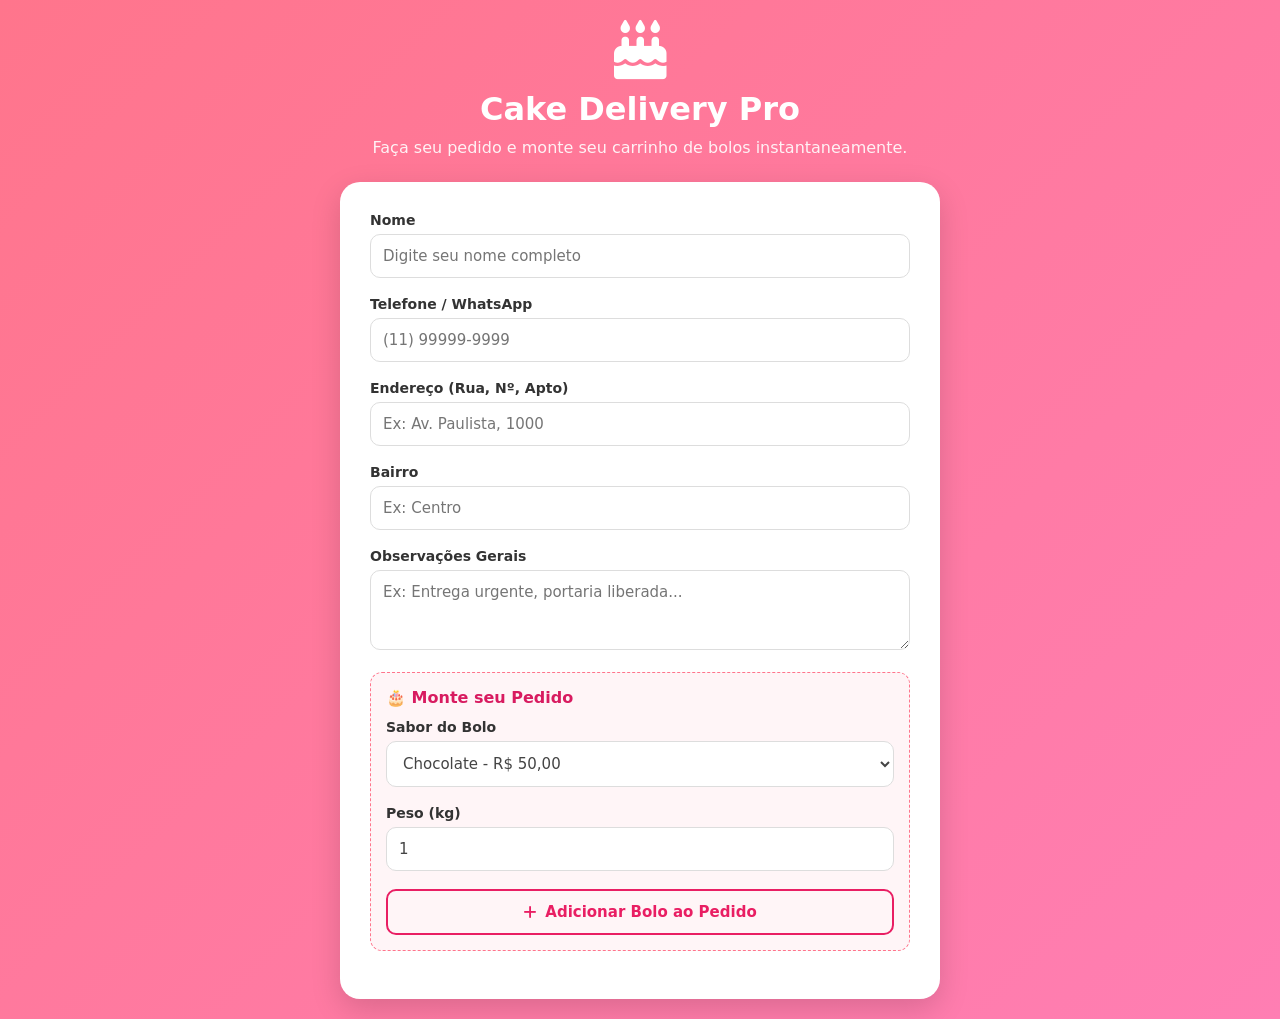
<file: index.html>
<!DOCTYPE html>
<html lang="pt-BR">
<head>
    <meta charset="UTF-8">
    <meta name="viewport" content="width=device-width, initial-scale=1.0">
    <title>Cake Delivery Pro</title>

    <link rel="stylesheet" href="https://cdnjs.cloudflare.com/ajax/libs/font-awesome/6.5.1/css/all.min.css">
    
    <link rel="icon" type="image/png" href="favicon.png">

    <link rel="stylesheet" href="style.css">
</head>

<body>

    <div class="container">

        <header>
            <div class="logo">
                <i class="fa-solid fa-cake-candles"></i>
                <h1>Cake Delivery Pro</h1>
            </div>
            <p>Faça seu pedido e monte seu carrinho de bolos instantaneamente.</p>
        </header>

        <form id="form-pedido" class="card" novalidate>

            <div class="input-group">
                <label for="nome">Nome</label>
                <input type="text" id="nome" placeholder="Digite seu nome completo" required>
            </div>

            <div class="input-group">
                <label for="telefone">Telefone / WhatsApp</label>
                <input type="tel" id="telefone" placeholder="(11) 99999-9999" required>
            </div>

            <div class="input-group">
                <label for="endereco">Endereço (Rua, Nº, Apto)</label>
                <input type="text" id="endereco" placeholder="Ex: Av. Paulista, 1000" required>
            </div>

            <div class="input-group">
                <label for="bairro">Bairro</label>
                <input type="text" id="bairro" placeholder="Ex: Centro" required>
            </div>

            <div class="input-group">
                <label for="observacoes">Observações Gerais</label>
                <textarea id="observacoes" rows="3" placeholder="Ex: Entrega urgente, portaria liberada..."></textarea>
            </div>

            <div class="secao-bolos">
                <h3>🎂 Monte seu Pedido</h3>
                
                <div class="input-group">
                    <label for="bolo">Sabor do Bolo</label>
                    <select id="bolo">
                        <option value="Chocolate" data-preco="50">Chocolate - R$ 50,00</option>
                        <option value="Morango" data-preco="60">Morango - R$ 60,00</option>
                        <option value="Prestigio" data-preco="70">Prestígio - R$ 70,00</option>
                        <option value="Ninho" data-preco="80">Ninho - R$ 80,00</option>
                        <option value="Red Velvet" data-preco="85">Red Velvet - R$ 85,00</option>
                        <option value="Doce de Leite" data-preco="65">Doce de Leite - R$ 65,00</option>
                        <option value="Cenoura com Brigadeiro" data-preco="55">Cenoura com Brigadeiro - R$ 55,00</option>
                        <option value="Abacaxi com Coco" data-preco="65">Abacaxi com Coco - R$ 65,00</option>
                        <option value="Maracujá" data-preco="60">Maracujá - R$ 60,00</option>
                        <option value="Limão Siciliano" data-preco="60">Limão Siciliano - R$ 60,00</option>
                        <option value="Nozes com Baba de Moça" data-preco="90">Nozes com Baba de Moça - R$ 90,00</option>
                        <option value="Floresta Negra" data-preco="75">Floresta Negra - R$ 75,00</option>
                    </select>
                </div>

                <div class="input-group">
                    <label for="peso">Peso (kg)</label>
                    <input type="number" id="peso" value="1" min="1" step="0.5">
                </div>

                <button type="button" id="btn-adicionar-bolo" class="btn-secundario">
                    <i class="fa-solid fa-plus"></i> Adicionar Bolo ao Pedido
                </button>
            </div>

            <div id="lista-bolos-escolhidos" class="lista-carrinho" style="display: none;">
                <h4>Bolos no Carrinho:</h4>
                <ul id="itens-carrinho"></ul>
            </div>

            <div class="resultado" id="resultado" style="display: none;"></div>

            <a id="whatsappBtn" class="btn-whatsapp" target="_blank" style="display: none;">
                <i class="fa-brands fa-whatsapp"></i>
                Enviar via WhatsApp
            </a>

        </form>

    </div>

    <script type="module" src="script.js"></script>

</body>
</html>
</file>
<file: style.css>
* {
    margin: 0;
    padding: 0;
    box-sizing: border-box;
    font-family: 'Segoe UI', system-ui, sans-serif;
}

body {
    background: linear-gradient(135deg, #ff758c, #ff7eb3);
    min-height: 100vh;
    display: flex;
    justify-content: center;
    align-items: center;
    padding: 20px;
}

.container {
    width: 100%;
    max-width: 600px;
}

header {
    text-align: center;
    color: white;
    margin-bottom: 25px;
}

.logo {
    display: flex;
    flex-direction: column;
    align-items: center;
    gap: 10px;
}

.logo i {
    font-size: 60px;
}

header p {
    margin-top: 10px;
    font-size: 16px;
    opacity: 0.9;
}

.card {
    background: white;
    padding: 30px;
    border-radius: 20px;
    box-shadow: 0 10px 30px rgba(0, 0, 0, .15);
}

.input-group {
    margin-bottom: 18px;
}

label {
    display: block;
    margin-bottom: 6px;
    font-weight: 600;
    color: #333;
    font-size: 14px;
}

input,
select,
textarea {
    width: 100%;
    padding: 12px;
    border: 1px solid #ddd;
    border-radius: 10px;
    font-size: 15px;
    color: #444;
    background-color: #fff;
    transition: border-color 0.3s ease, box-shadow 0.3s ease;
}

textarea {
    resize: vertical;
}

input:focus,
select:focus,
textarea:focus {
    outline: none;
    border-color: #e91e63;
    box-shadow: 0 0 0 3px rgba(233, 30, 99, 0.15);
}

/* Seção Interna dos Bolos */
.secao-bolos {
    background: #fff5f7;
    padding: 15px;
    border-radius: 12px;
    margin-bottom: 18px;
    border: 1px dashed #ff758c;
}

.secao-bolos h3 {
    font-size: 16px;
    color: #d81b60;
    margin-bottom: 12px;
}

/* Botão Secundário (Adicionar) */
.btn-secundario {
    width: 100%;
    padding: 12px;
    border: 2px solid #e91e63;
    border-radius: 10px;
    background: transparent;
    color: #e91e63;
    font-size: 15px;
    font-weight: 600;
    cursor: pointer;
    display: flex;
    justify-content: center;
    align-items: center;
    gap: 8px;
    transition: all 0.2s ease;
    margin-top: 5px;
}

.btn-secundario:hover {
    background: #e91e63;
    color: white;
}

/* Lista do Carrinho */
.lista-carrinho {
    background: #fdfdfd;
    border: 1px solid #eee;
    padding: 15px;
    border-radius: 10px;
    margin-bottom: 18px;
}

.lista-carrinho h4 {
    font-size: 14px;
    color: #555;
    margin-bottom: 8px;
}

.lista-carrinho ul {
    list-style: none;
}

.lista-carrinho li {
    display: flex;
    justify-content: space-between;
    align-items: center;
    padding: 8px 0;
    font-size: 14px;
    border-bottom: 1px dashed #eee;
    color: #444;
}

.lista-carrinho li:last-child {
    border-bottom: none;
}

.btn-remover {
    background: transparent;
    border: none;
    color: #e74c3c;
    cursor: pointer;
    font-size: 14px;
    padding: 2px 5px;
}

.btn-remover:hover {
    color: #c0392b;
}

/* Bloco de Resultados */
.resultado {
    margin-top: 25px;
}

.resultado-card {
    background: #fdf8f9;
    padding: 20px;
    border-radius: 12px;
    border-left: 5px solid #e91e63;
}

.resultado-card h2 {
    font-size: 18px;
    color: #333;
    margin-bottom: 15px;
}

.resultado-card p {
    margin: 10px 0;
    font-size: 15px;
    color: #555;
    display: flex;
    justify-content: space-between;
    align-items: center;
}

.resultado-card hr {
    border: 0;
    border-top: 1px solid #eee;
    margin: 15px 0;
}

/* Botão do WhatsApp */
.btn-whatsapp {
    display: flex;
    justify-content: center;
    align-items: center;
    gap: 10px;
    width: 100%;
    padding: 15px;
    margin-top: 15px;
    border: none;
    border-radius: 10px;
    background: #25D366;
    color: white;
    font-size: 18px;
    font-weight: 600;
    text-decoration: none;
    text-align: center;
    transition: transform 0.2s ease, background-color 0.2s ease;
    box-shadow: 0 4px 12px rgba(37, 211, 102, 0.2);
}

.btn-whatsapp:hover {
    background: #20ba5a;
    transform: translateY(-2px);
}

.btn-whatsapp:active {
    transform: translateY(0);
}
</file>
